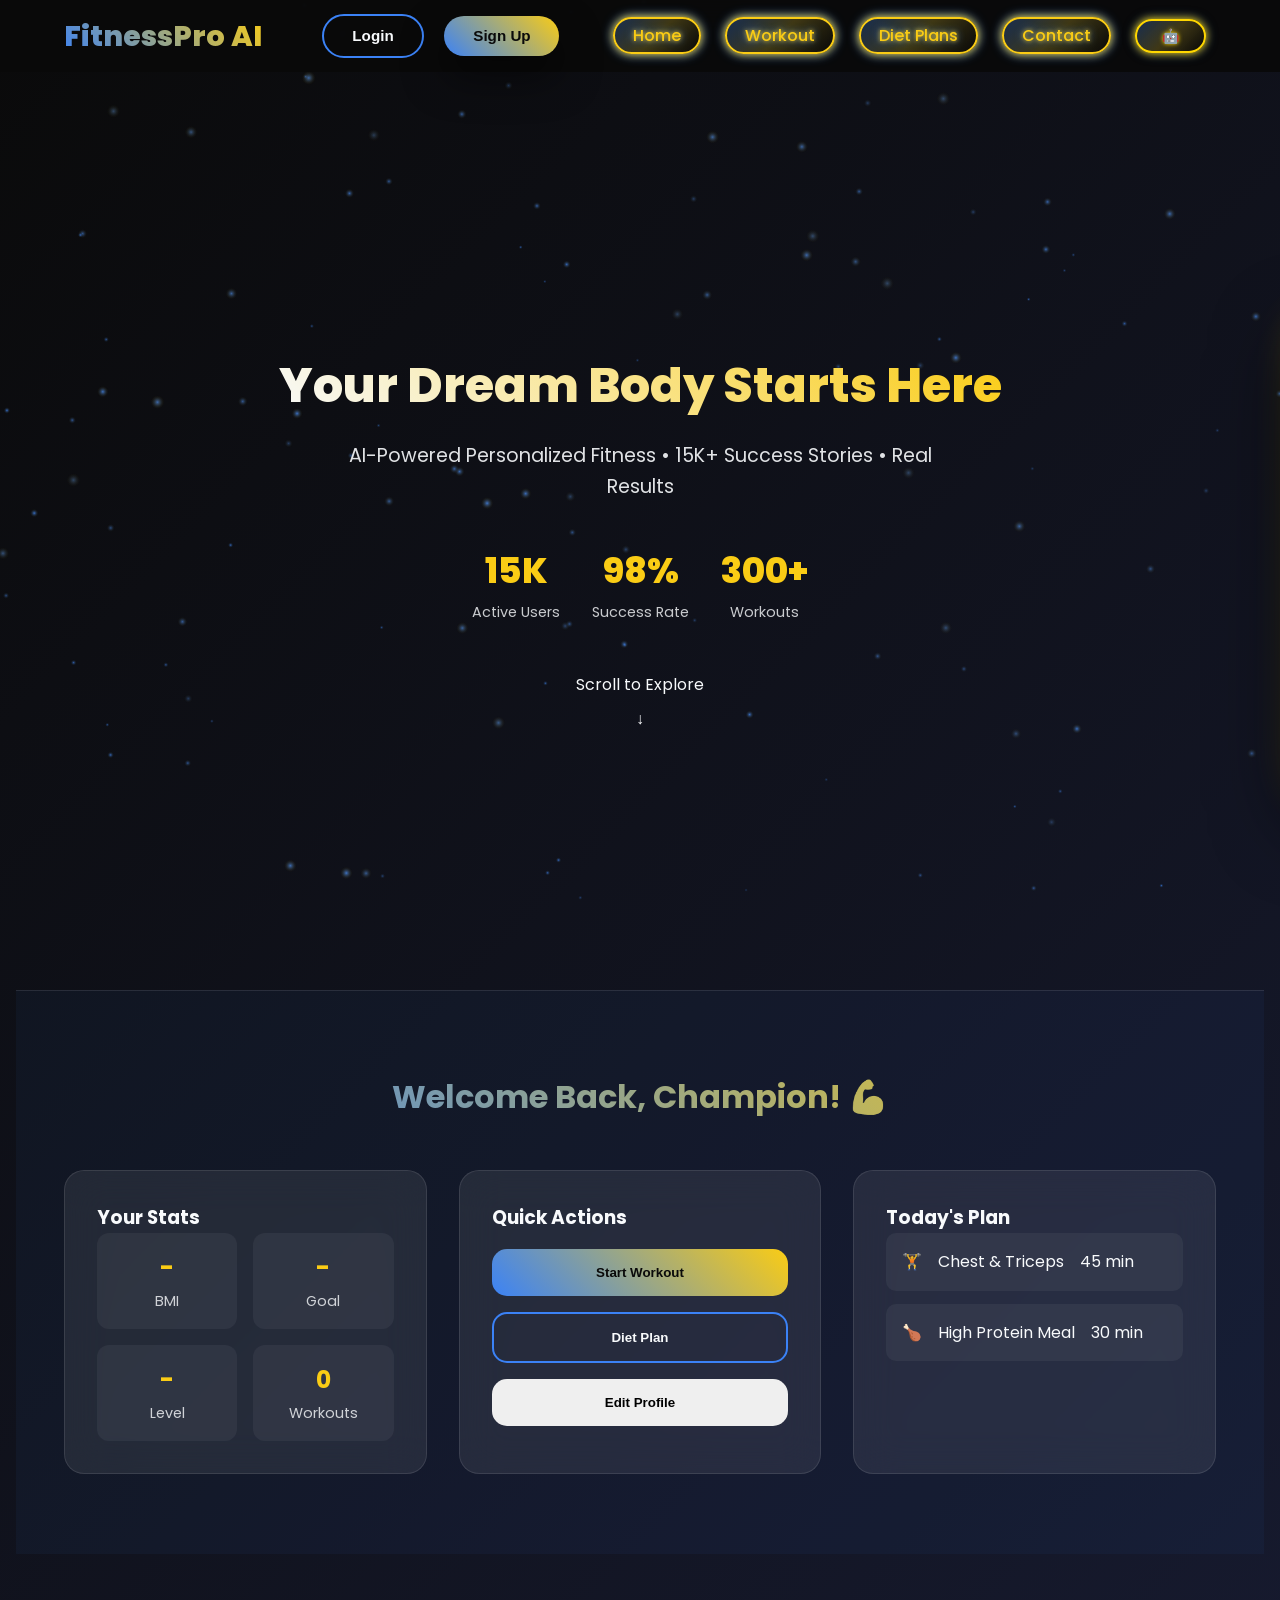
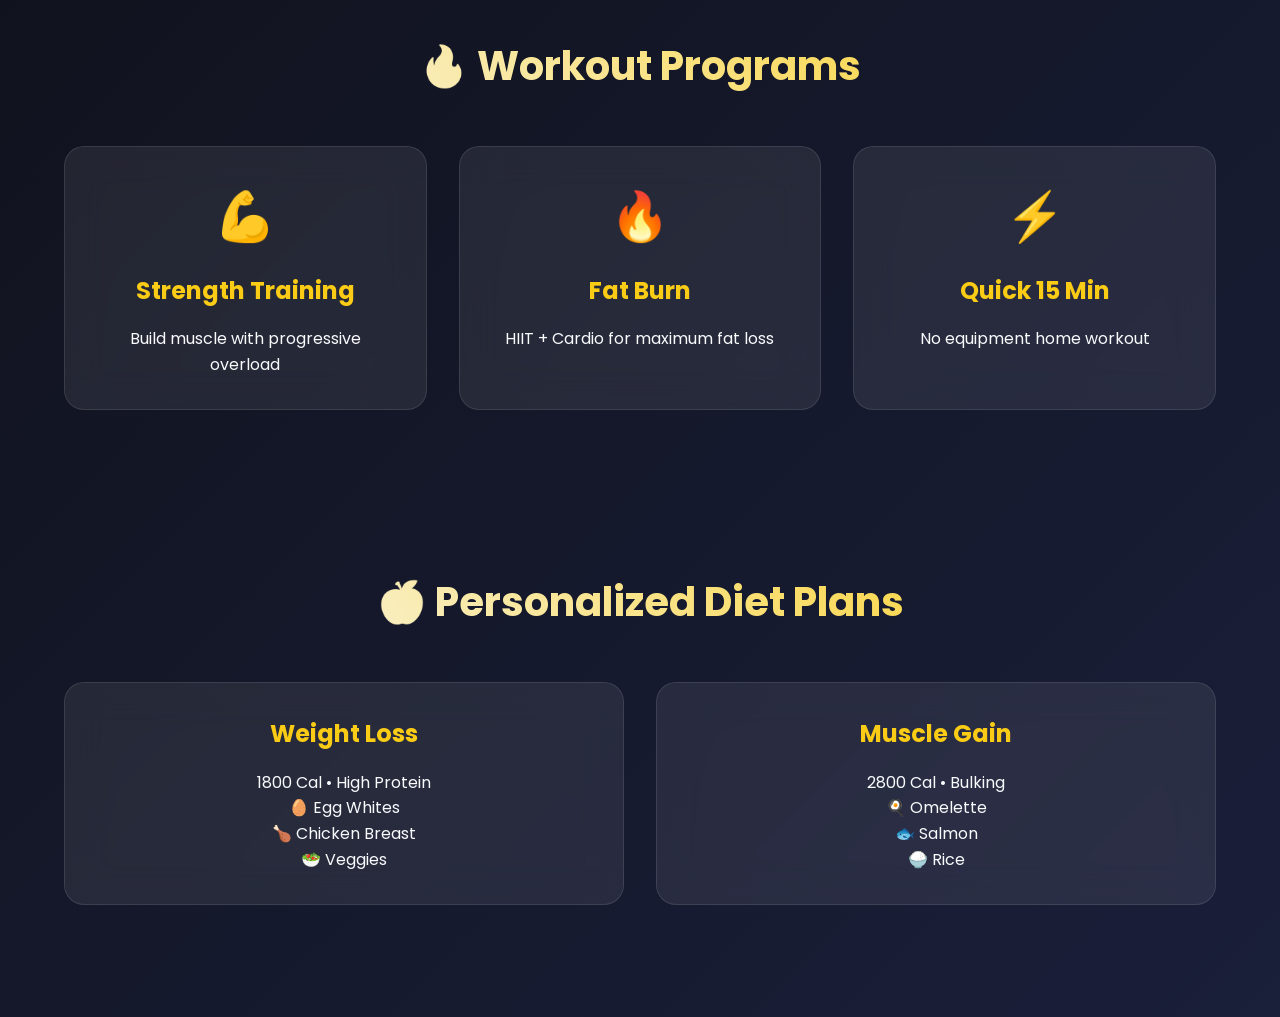
<file: index.html>
<!DOCTYPE html>
<html lang="en">
<head>
    <meta charset="UTF-8">
    <meta name="viewport" content="width=device-width, initial-scale=1.0">
    <title>FitnessPro AI - Home</title>
    <link href="https://fonts.googleapis.com/css2?family=Poppins:wght@300;400;500;600;700;800&display=swap" rel="stylesheet">
    <link rel="stylesheet" href="style.css">
    <link rel="stylesheet" href="bander.css">
</head>
<body>
    <!-- Glitter Canvas Background -->
    <canvas id="glitterCanvas"></canvas>

    <!-- Header -->
    <header class="header">
        <div class="container">
            <div class="logo" onclick="scrollToTop()">Fitness<span>Pro AI</span></div>
            <div class="header-actions" id="guestActions">
                <button class="auth-btn-header login-btn" onclick="goToLogin()">Login</button>
                <button class="auth-btn-header signup-btn" onclick="goToSignup()">Sign Up</button>
            </div>
            <nav class="header-nav">
                <a href="index.html">Home</a>
                <a href="workout.html">Workout</a>
                <a href="diet.html">Diet Plans</a>
                <a href="dashboard.html">Contact</a>
                <a id="chat-toggle" class="chat-btn" title="AI Fitness Helper">🤖</a>
            </nav>
            <div class="profile-container" id="userActions" style="display: none;">
                <div class="profile-icon" onclick="toggleProfileMenu()">U</div>
                <div class="profile-dropdown" id="profileMenu">
                    <a href="profile.html" target="_blank">✏️ Edit Profile</a>
                    <a href="#" onclick="logout()">🚪 Logout</a>
                </div>
            </div>
        </div>
    </header>

   
    <main class="home-content">
       
        <section class="hero-section" id="hero">
            <div class="hero">
                <h1>Your Dream Body <span>Starts Here</span></h1>
                <p>AI-Powered Personalized Fitness • 15K+ Success Stories • Real Results</p>
                <div class="hero-stats">
                    <div class="stat">
                        <span class="stat-number">15K</span>
                        <span class="stat-label">Active Users</span>
                    </div>
                    <div class="stat">
                        <span class="stat-number">98%</span>
                        <span class="stat-label">Success Rate</span>
                    </div>
                    <div class="stat">
                        <span class="stat-number">300+</span>
                        <span class="stat-label">Workouts</span>
                    </div>
                </div>
                <div class="scroll-down" onclick="scrollToDashboard()">
                    <span>Scroll to Explore</span>
                    <div class="scroll-arrow">↓</div>
                </div>
            </div>
        </section>

        <!-- Dashboard Section -->
        <section class="dashboard-section" id="dashboard">
            <div class="section-container">
                <h2 id="welcomeMessage">Welcome Back, Champion! 💪</h2>
                <div class="dashboard-grid">
                    <!-- User Stats Card -->
                    <div class="dashboard-card quick-stats">
                        <h3>Your Stats</h3>
                        <div class="stats-grid">
                            <div class="stat-item">
                                <span class="stat-value" id="userBMI">-</span>
                                <span class="stat-label">BMI</span>
                            </div>
                            <div class="stat-item">
                                <span class="stat-value" id="userGoal">-</span>
                                <span class="stat-label">Goal</span>
                            </div>
                            <div class="stat-item">
                                <span class="stat-value" id="userLevel">-</span>
                                <span class="stat-label">Level</span>
                            </div>
                            <div class="stat-item">
                                <span class="stat-value" id="workoutsDone">0</span>
                                <span class="stat-label">Workouts</span>
                            </div>
                        </div>
                    </div>

                    <!-- Quick Actions Card -->
                    <div class="dashboard-card quick-actions">
                        <h3>Quick Actions</h3>
                        <button class="quick-btn primary" onclick="scrollToWorkouts()">Start Workout</button>
                        <button class="quick-btn secondary" onclick="scrollToDiet()">Diet Plan</button>
                        <button class="quick-btn" onclick="window.open('profile.html', '_blank')">Edit Profile</button>
                    </div>

                    <!-- Today's Plan Card -->
                    <div class="dashboard-card today-plan">
                        <h3>Today's Plan</h3>
                        <div class="plan-content">
                            <div class="plan-item">
                                <span class="plan-icon">🏋️</span>
                                <span>Chest & Triceps</span>
                                <span class="plan-time">45 min</span>
                            </div>
                            <div class="plan-item">
                                <span class="plan-icon">🍗</span>
                                <span>High Protein Meal</span>
                                <span class="plan-time">30 min</span>
                            </div>
                        </div>
                    </div>
                </div>
            </div>
        </section>

        <!-- Workouts Section -->
        <section class="workouts-section" id="workouts">
            <div class="section-container">
                <h2>🔥 Workout Programs</h2>
                <div class="cards-grid">
                    <div class="card">
                        <div class="card-icon">💪</div>
                        <h3>Strength Training</h3>
                        <p>Build muscle with progressive overload</p>
                        <!-- <button class="card-btn" onclick="startWorkout('strength')">Start Now</button> -->
                    </div>
                    <div class="card">
                        <div class="card-icon">🔥</div>
                        <h3>Fat Burn</h3>
                        <p>HIIT + Cardio for maximum fat loss</p>
                        <!-- <button class="card-btn" onclick="startWorkout('fatburn')">Start Now</button> -->
                    </div>
                    <div class="card">
                        <div class="card-icon">⚡</div>
                        <h3>Quick 15 Min</h3>
                        <p>No equipment home workout</p>
                        <!-- <button class="card-btn" onclick="startWorkout('quick')">Start Now</button> -->
                    </div>
                </div>
            </div>
        </section>

        <!-- Diet Section -->
        <section class="diet-section" id="diet">
            <div class="section-container">
                <h2>🍎 Personalized Diet Plans</h2>
                <div class="diet-grid">
                    <div class="diet-card">
                        <h3>Weight Loss</h3>
                        <p>1800 Cal • High Protein</p>
                        <div class="diet-meals">
                            <div>🥚 Egg Whites</div>
                            <div>🍗 Chicken Breast</div>
                            <div>🥗 Veggies</div>
                        </div>
                    </div>
                    <div class="diet-card">
                        <h3>Muscle Gain</h3>
                        <p>2800 Cal • Bulking</p>
                        <div class="diet-meals">
                            <div>🍳 Omelette</div>
                            <div>🐟 Salmon</div>
                            <div>🍚 Rice</div>
                        </div>
                    </div>
                </div>
            </div>
        </section>
     

    </main>

    <div id="chat-panel" class="chat-panel">
        <div class="chat-header">
            <span>✨ Fitness AI Helper</span>
            <button id="chat-close" class="chat-close">×</button>
        </div>
        <div id="chat-msgs" class="chat-messages"></div>
        <div class="chat-input-area">
            <input type="text" id="chat-input" placeholder="Type 'morning exercise', 'cardio', 'leg workout'...">
            <button id="chat-send">➤</button>
        </div>
    </div>

    <div id="modal-bg" class="modal-bg">
        <div class="modal-box">
            <div class="modal-header">
                <h2 id="modal-title">Loading Results...</h2>
                <button id="modal-close" class="modal-close">×</button>
            </div>
            <div id="modal-body" class="modal-body"></div>
        </div>
    </div>
    <script>
    document.addEventListener("DOMContentLoaded", function () {
        const user = localStorage.getItem("currentUser");

        if (user) {
            window.location.href = "index.html";
        }
    });
</script>

    <script src="script.js"></script>
    <script src="bander.js"></script>
</body>
</html>
</file>
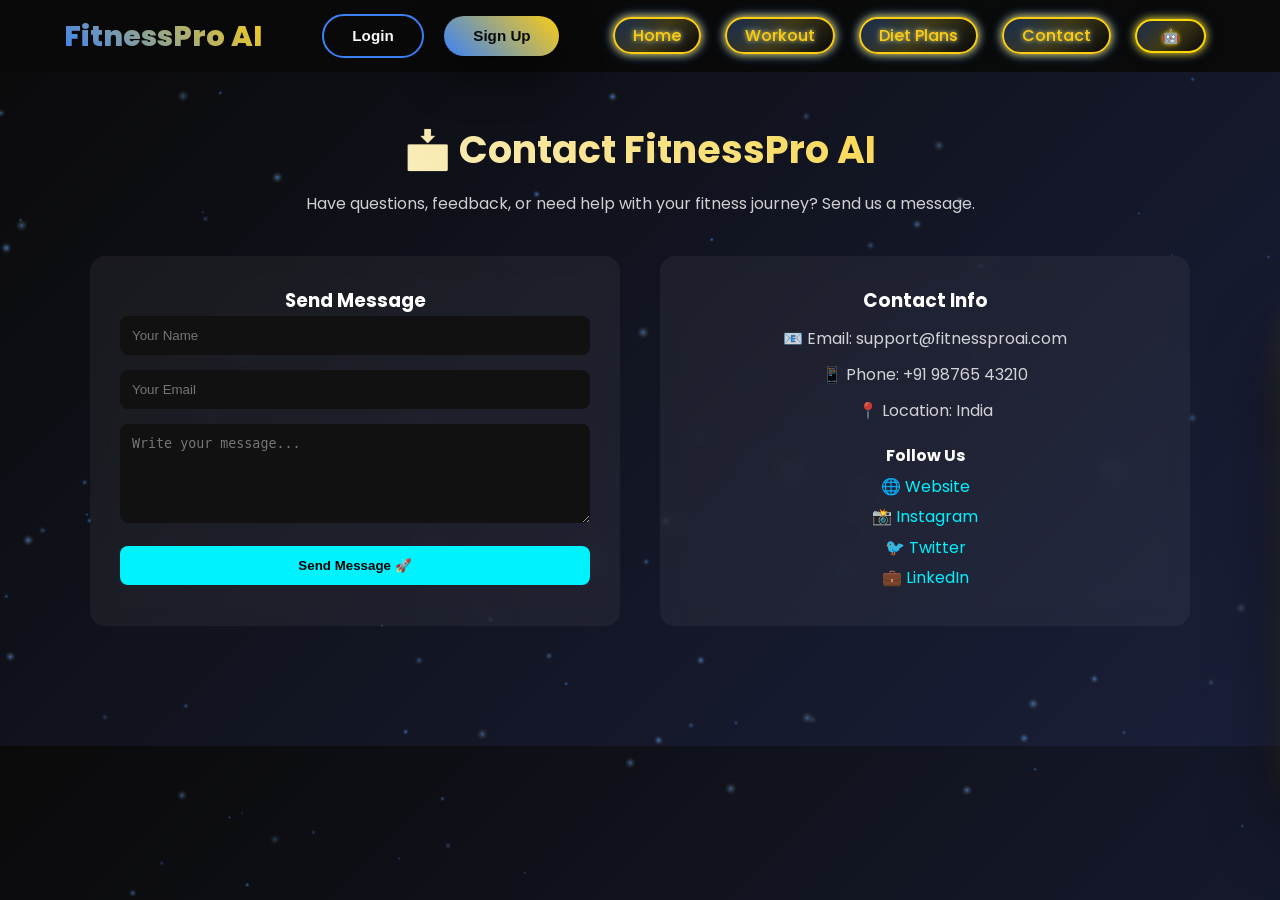
<file: dashboard.html>
<!DOCTYPE html>
<html lang="en">
<head>
    <meta charset="UTF-8">
    <meta name="viewport" content="width=device-width, initial-scale=1.0">
    <title>FitnessPro AI - Home</title>
    <link href="https://fonts.googleapis.com/css2?family=Poppins:wght@300;400;500;600;700;800&display=swap" rel="stylesheet">
    <link rel="stylesheet" href="style.css">
    <link rel="stylesheet" href="bander.css">
    <link rel="stylesheet" href="dashboard.css">
</head>
<body>
    <!-- Glitter Canvas Background -->
    <canvas id="glitterCanvas"></canvas>

    <!-- Header -->
    <header class="header">
        <div class="container">
            <div class="logo" onclick="scrollToTop()">Fitness<span>Pro AI</span></div>
            <div class="header-actions" id="guestActions">
                <button class="auth-btn-header login-btn" onclick="goToLogin()">Login</button>
                <button class="auth-btn-header signup-btn" onclick="goToSignup()">Sign Up</button>
            </div>
            <nav class="header-nav">
                <a href="index.html">Home</a>
                <a href="workout.html">Workout</a>
                <a href="diet.html">Diet Plans</a>
                <a href="dashboard.html">Contact</a>
                 <a id="chat-toggle" class="chat-btn" title="AI Fitness Helper">🤖</a>
            </nav>
            <div class="profile-container" id="userActions" style="display: none;">
                <div class="profile-icon" onclick="toggleProfileMenu()">U</div>
                <div class="profile-dropdown" id="profileMenu">
                    <a href="profile.html" target="_blank">✏️ Edit Profile</a>
                    <a href="#" onclick="logout()">🚪 Logout</a>
                </div>
            </div>
        </div>
    </header>


<section class="contact-section">

<div class="contact-container">

<h2>📩 Contact FitnessPro AI</h2>
<p>Have questions, feedback, or need help with your fitness journey? Send us a message.</p>

<div class="contact-grid">

<!-- Contact Form -->
<div class="contact-form-box">

<h3>Send Message</h3>

<form id="contactForm">

<input type="text" placeholder="Your Name" required>

<input type="email" placeholder="Your Email" required>

<textarea placeholder="Write your message..." rows="5" required></textarea>

<button type="submit">Send Message 🚀</button>

</form>

</div>

<!-- Contact Info -->
<div class="contact-info-box">

<h3>Contact Info</h3>

<p>📧 Email: support@fitnessproai.com</p>
<p>📱 Phone: +91 98765 43210</p>
<p>📍 Location: India</p>

<div class="contact-social">

<h4>Follow Us</h4>

<a href="#">🌐 Website</a>
<a href="#">📸 Instagram</a>
<a href="#">🐦 Twitter</a>
<a href="#">💼 LinkedIn</a>

</div>

</div>

</div>

</div>

</section>
    <div id="chat-panel" class="chat-panel">
        <div class="chat-header">
            <span>✨ Fitness AI Helper</span>
            <button id="chat-close" class="chat-close">×</button>
        </div>
        <div id="chat-msgs" class="chat-messages"></div>
        <div class="chat-input-area">
            <input type="text" id="chat-input" placeholder="Type 'morning exercise', 'cardio', 'leg workout'...">
            <button id="chat-send">➤</button>
        </div>
    </div>

    <div id="modal-bg" class="modal-bg">
        <div class="modal-box">
            <div class="modal-header">
                <h2 id="modal-title">Loading Results...</h2>
                <button id="modal-close" class="modal-close">×</button>
            </div>
            <div id="modal-body" class="modal-body"></div>
        </div>
    </div>

    <script src="script.js"></script>
    <script src="dashboard.js"></script>
    <script src="bander.js"></script>
</body>
</html>
</file>
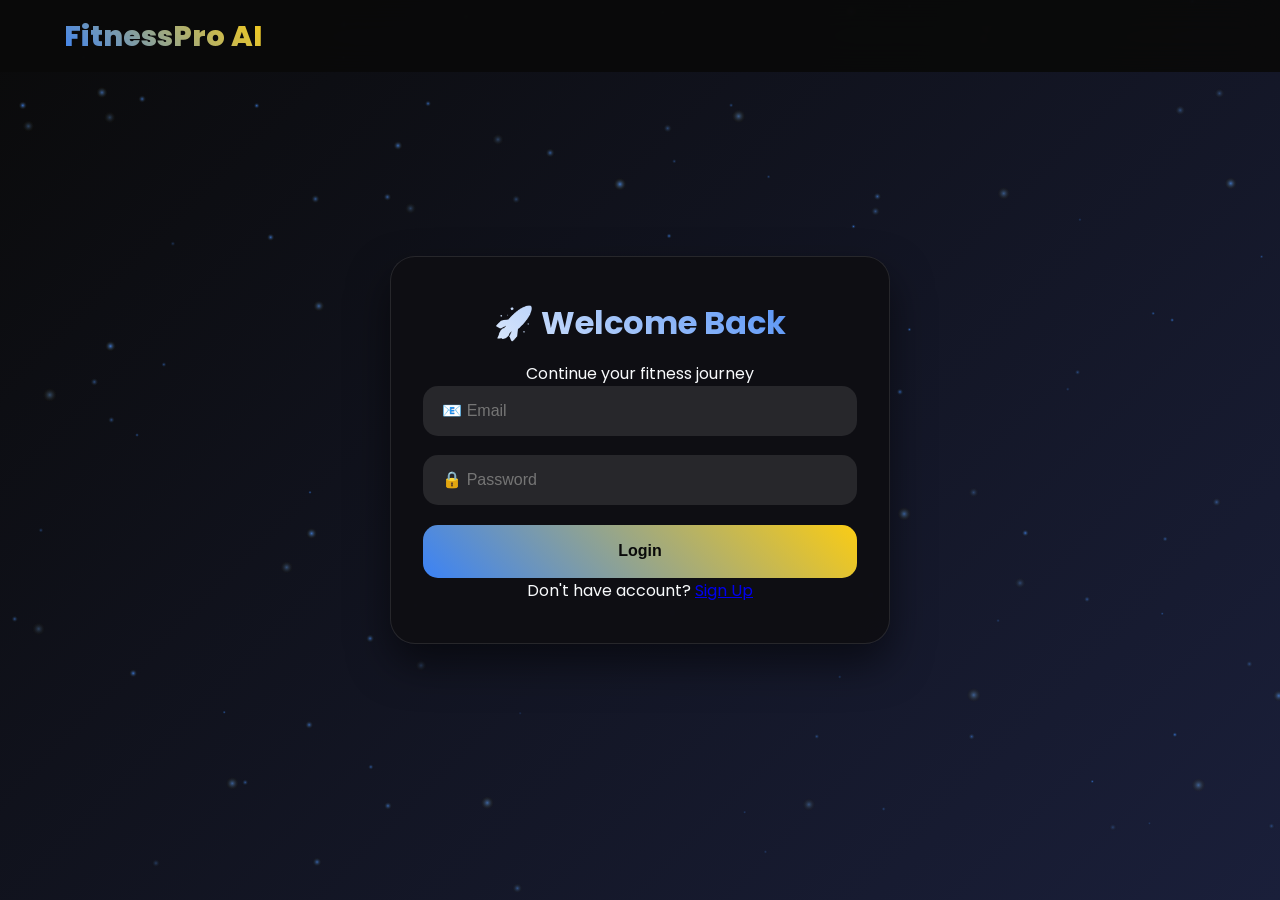
<file: login.html>
<!DOCTYPE html>
<html lang="hi">
<head>
    <meta charset="UTF-8">
    <meta name="viewport" content="width=device-width, initial-scale=1.0">
    <title>Login - FitnessPro AI</title>
    <link href="https://fonts.googleapis.com/css2?family=Poppins:wght@300;400;500;600;700;800&display=swap" rel="stylesheet">
    <link rel="stylesheet" href="style.css">
</head>
<body>
    <canvas id="glitterCanvas"></canvas>
    
    <header class="header">
        <div class="container">
            <div class="logo" onclick="window.location.href='index.html'">Fitness<span>Pro AI</span></div>
        </div>
    </header>

    <div class="auth-container">
        <div class="auth-card">
            <h1>🚀 Welcome Back</h1>
            <p>Continue your fitness journey</p>
            
            <form id="loginForm" onsubmit="handleLogin(event)">
                <input type="email" id="loginEmail" placeholder="📧 Email" required>
                <input type="password" id="loginPassword" placeholder="🔒 Password" required>
                <button type="submit" class="auth-btn">Login</button>
            </form>
            
            <div class="auth-switch">
                <span>Don't have account?</span>
                <a href="signup.html">Sign Up</a>
            </div>
        </div>
    </div>

    <script src="script.js"></script>
</body>
</html>
</file>
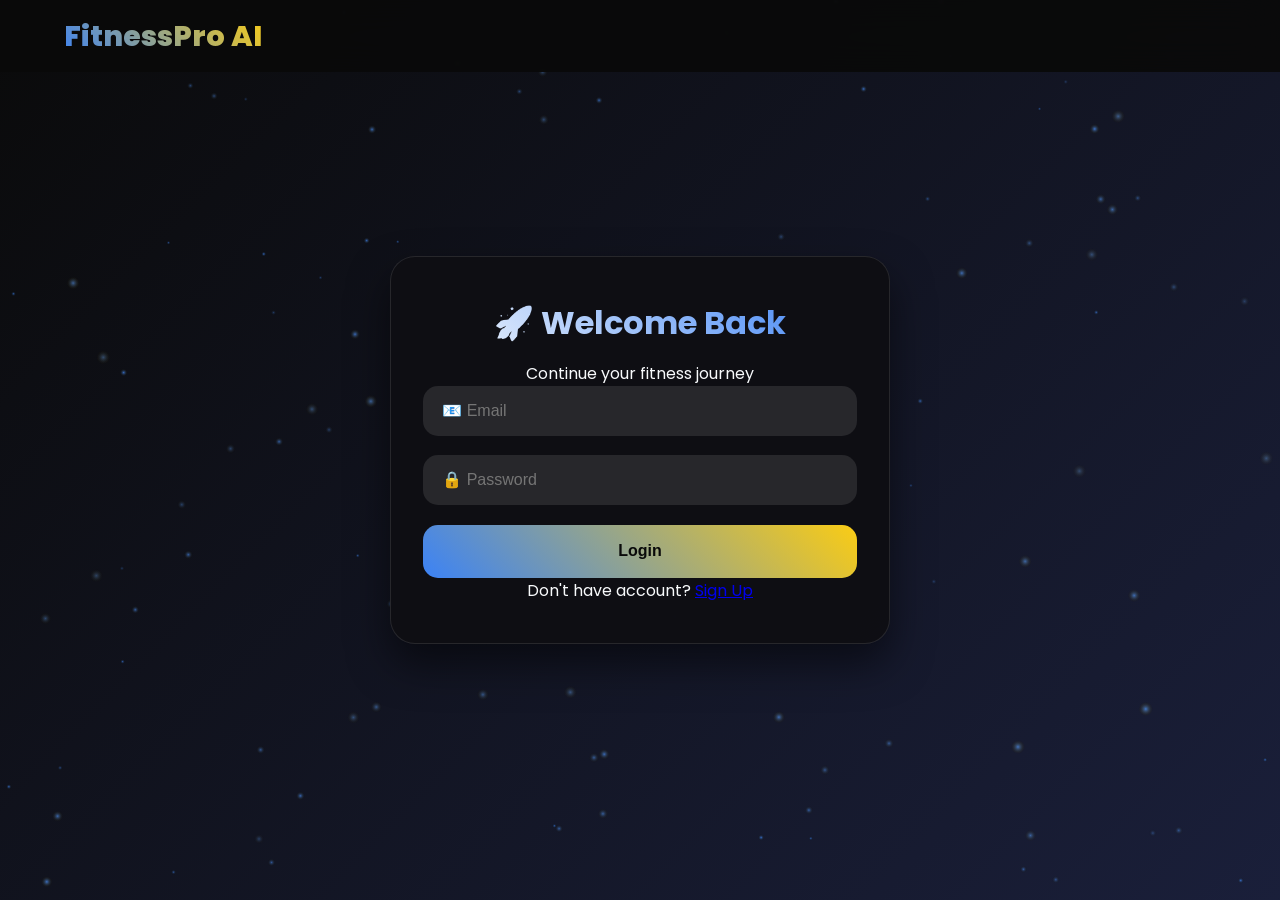
<file: profile.html>
<!DOCTYPE html>
<html lang="hi">
<head>
    <meta charset="UTF-8">
    <meta name="viewport" content="width=device-width, initial-scale=1.0">
    <title>Profile - FitnessPro AI</title>
    <link href="https://fonts.googleapis.com/css2?family=Poppins:wght@300;400;500;600;700;800&display=swap" rel="stylesheet">
    <link rel="stylesheet" href="style.css">
</head>
<body>
    <canvas id="glitterCanvas"></canvas>
    
    <header class="header">
        <div class="container">
            <div class="logo" onclick="window.location.href='index.html'">Fitness<span>Pro AI</span></div>
            <div class="profile-container">
                <div class="profile-icon" onclick="toggleProfileMenu()">U</div>
                <div class="profile-dropdown" id="profileMenu">
                    <a href="profile.html">✏️ Edit Profile</a>
                    <a href="#">⚙️ Settings</a>
                    <a href="#" onclick="logout()">🚪 Logout</a>
                </div>
            </div>
        </div>
    </header>

    <main class="profile-content">
        <div class="profile-card">
            <div class="profile-header">
                <div class="profile-avatar" id="profileAvatar" onclick="document.getElementById('photoInput').click()">
                    <i class="camera-icon">📸</i>
                </div>
                <input type="file" id="photoInput" accept="image/*" style="display: none;">
                <h1 id="profileName">Your Name</h1>
                <p id="profileEmail">email@example.com</p>
                <div class="profile-stats">
                    <span>📏 BMI: <strong id="profileBMI">0.0</strong></span>
                    <span>🎯 Goal: <strong id="profileGoal">-</strong></span>
                </div>
            </div>

            <form id="profileForm">
                <div class="profile-grid compact-grid">
                    <div class="form-group">
                        <label>Age</label>
                        <input type="number" id="age" min="16" max="80">
                    </div>
                    <div class="form-group">
                        <label>Weight</label>
                        <input type="number" id="weight" step="0.1">
                    </div>
                    <div class="form-group">
                        <label>Height</label>
                        <input type="number" id="height">
                    </div>
                    <div class="form-group">
                        <label>Gender</label>
                        <select id="gender">
                            <option value="male">Male ♂️</option>
                            <option value="female">Female ♀️</option>
                        </select>
                    </div>
                    <div class="form-group">
                        <label>Goal</label>
                        <select id="goal">
                            <option value="loss">Weight Loss 🔥</option>
                            <option value="gain">Muscle Gain 💪</option>
                            <option value="maintain">Maintain ⚖️</option>
                        </select>
                    </div>
                    <div class="form-group">
                        <label>Level</label>
                        <select id="level">
                            <option value="beginner">Beginner 🥚</option>
                            <option value="intermediate">Intermediate 🥩</option>
                            <option value="advanced">Advanced 🥇</option>
                        </select>
                    </div>
                </div>
                <div class="profile-actions">
                    <button type="submit" class="btn-primary compact-btn">💾 Save</button>
                     <a href="#" onclick="logout()" class="btn-primary compact-btn">🚪 Logout</a>
                    <button type="button" class="btn-secondary compact-btn" onclick="window.location.href='index.html'">← Home</button>
                </div>
            </form>
        </div>
    </main>

    <script src="script.js"></script>
</body>
</html>
</file>
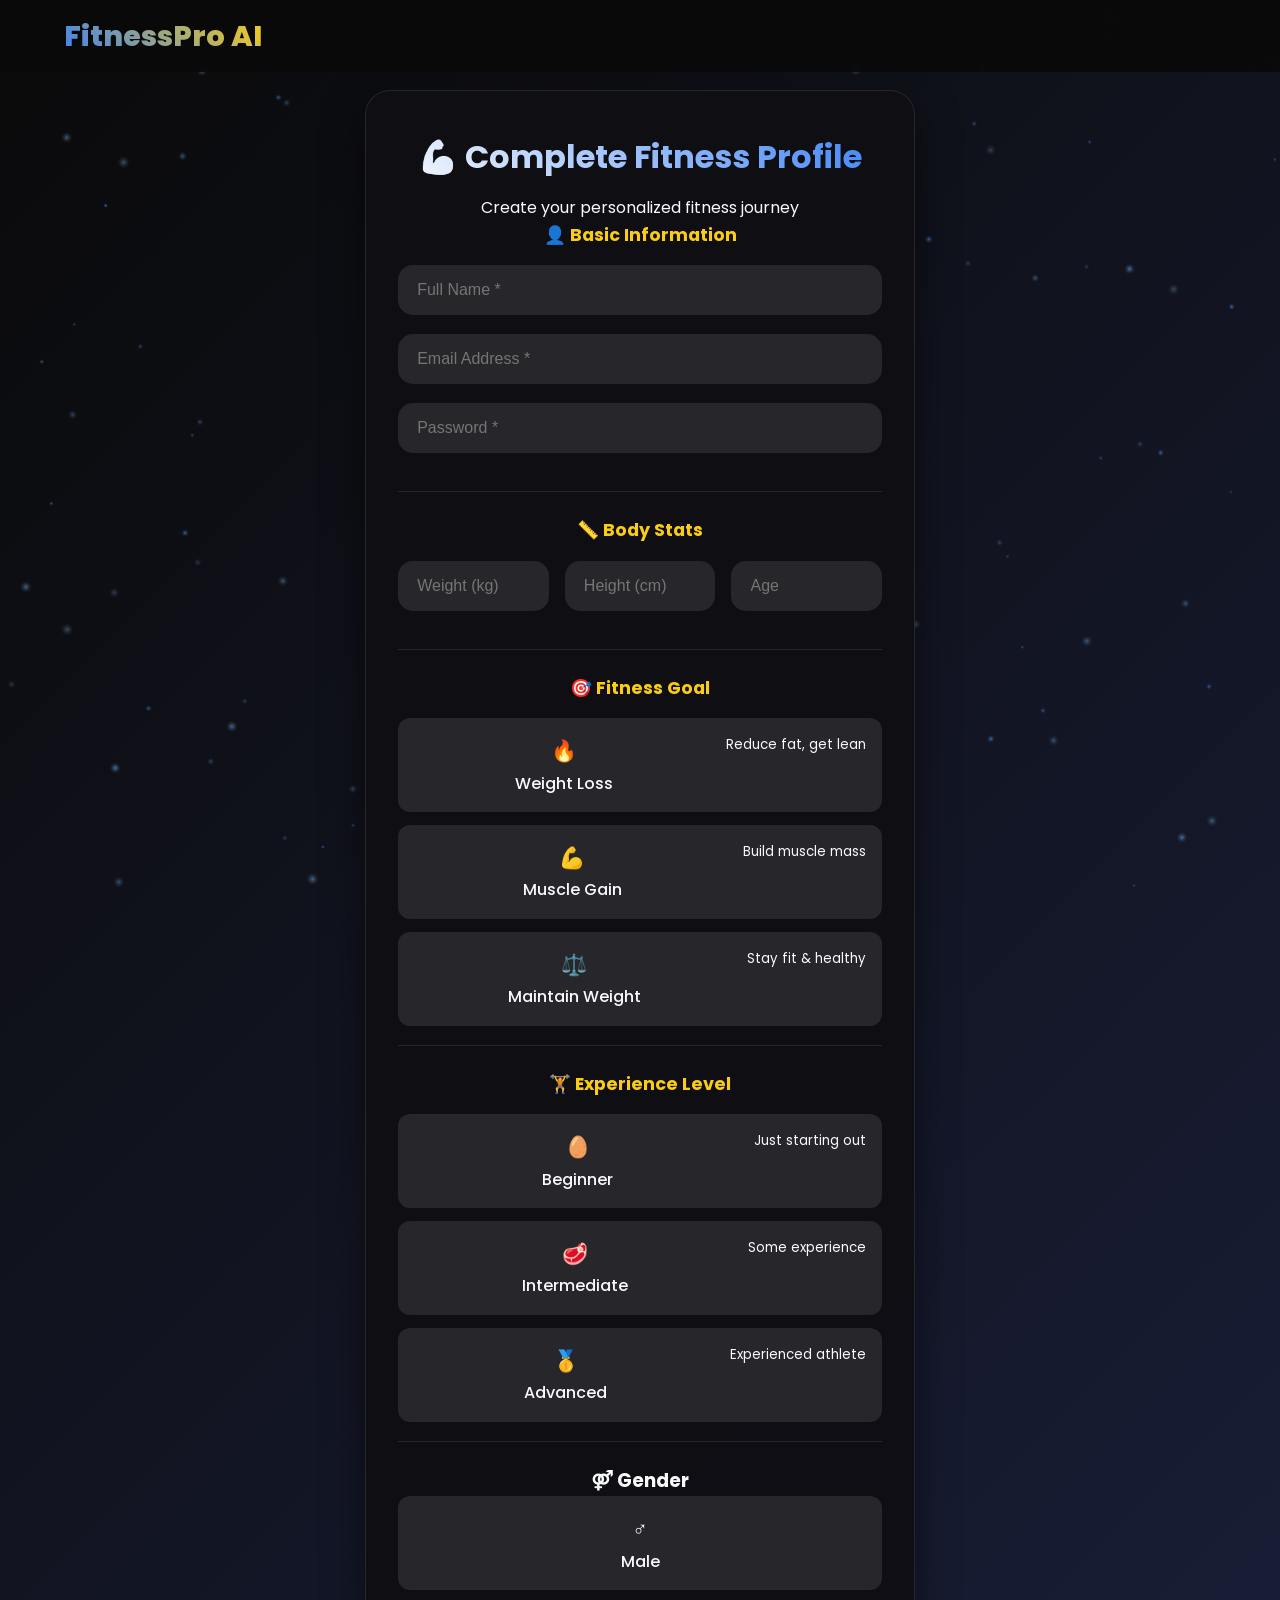
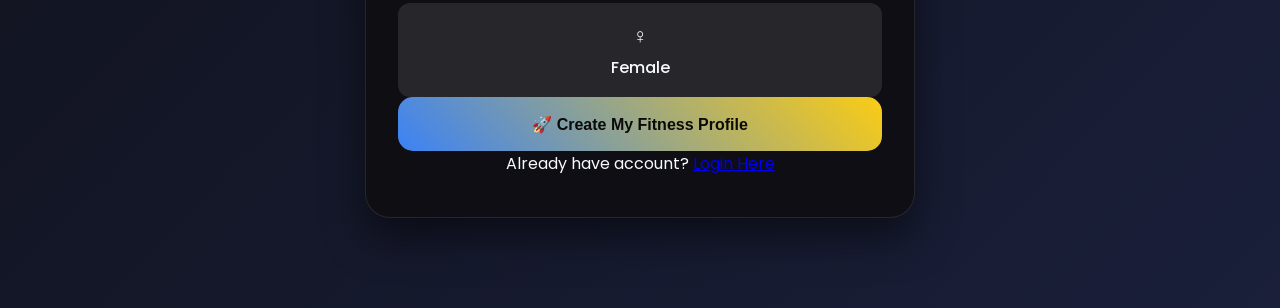
<file: signup.html>
<!DOCTYPE html>
<html lang="hi">
<head>
    <meta charset="UTF-8">
    <meta name="viewport" content="width=device-width, initial-scale=1.0">
    <title>Sign Up - FitnessPro AI</title>
    <link href="https://fonts.googleapis.com/css2?family=Poppins:wght@300;400;500;600;700;800&display=swap" rel="stylesheet">
    <link rel="stylesheet" href="style.css">
</head>
<body>
    <canvas id="glitterCanvas"></canvas>
    
    <header class="header">
        <div class="container">
            <div class="logo" onclick="window.location.href='index.html'">Fitness<span>Pro AI</span></div>
        </div>
    </header>

    <div class="auth-container">
        <div class="auth-card signup-card">
            <h1>💪 Complete Fitness Profile</h1>
            <p>Create your personalized fitness journey</p>
            
            <form id="signupForm" onsubmit="handleSignup(event)" novalidate>
                <!-- Basic Info -->
                <div class="form-section">
                    <h3>👤 Basic Information</h3>
                    <input type="text" id="signupName" placeholder="Full Name *" required>
                    <input type="email" id="signupEmail" placeholder="Email Address *" required>
                    <input type="password" id="signupPassword" placeholder="Password *" required>
                </div>

                <!-- Fitness Details -->
                <div class="form-section">
                    <h3>📏 Body Stats</h3>
                    <div class="input-grid">
                        <input type="number" id="weight" placeholder="Weight (kg)" step="0.1" required>
                        <input type="number" id="height" placeholder="Height (cm)" required>
                        <input type="number" id="age" placeholder="Age" min="16" max="80" required>
                    </div>
                </div>

                <!-- Fitness Goal -->
                <div class="form-section">
                    <h3>🎯 Fitness Goal</h3>
                    <div class="radio-group">
                        <label class="radio-option">
                            <input type="radio" name="goal" value="loss" required>
                            <span class="radio-custom">
                                <span class="radio-icon">🔥</span>
                                Weight Loss
                            </span>
                            <small>Reduce fat, get lean</small>
                        </label>
                        <label class="radio-option">
                            <input type="radio" name="goal" value="gain">
                            <span class="radio-custom">
                                <span class="radio-icon">💪</span>
                                Muscle Gain
                            </span>
                            <small>Build muscle mass</small>
                        </label>
                        <label class="radio-option">
                            <input type="radio" name="goal" value="maintain">
                            <span class="radio-custom">
                                <span class="radio-icon">⚖️</span>
                                Maintain Weight
                            </span>
                            <small>Stay fit & healthy</small>
                        </label>
                    </div>
                </div>

                <!-- Experience Level -->
                <div class="form-section">
                    <h3>🏋️ Experience Level</h3>
                    <div class="radio-group">
                        <label class="radio-option">
                            <input type="radio" name="level" value="beginner" required>
                            <span class="radio-custom">
                                <span class="radio-icon">🥚</span>
                                Beginner
                            </span>
                            <small>Just starting out</small>
                        </label>
                        <label class="radio-option">
                            <input type="radio" name="level" value="intermediate">
                            <span class="radio-custom">
                                <span class="radio-icon">🥩</span>
                                Intermediate
                            </span>
                            <small>Some experience</small>
                        </label>
                        <label class="radio-option">
                            <input type="radio" name="level" value="advanced">
                            <span class="radio-custom">
                                <span class="radio-icon">🥇</span>
                                Advanced
                            </span>
                            <small>Experienced athlete</small>
                        </label>
                    </div>
                </div>

                <div class="gender-section">
                    <h3>⚤ Gender</h3>
                    <div class="radio-group">
                        <label class="radio-option">
                            <input type="radio" name="gender" value="male" required>
                            <span class="radio-custom">
                                <span class="radio-icon">♂️</span>
                                Male
                            </span>
                        </label>
                        <label class="radio-option">
                            <input type="radio" name="gender" value="female">
                            <span class="radio-custom">
                                <span class="radio-icon">♀️</span>
                                Female
                            </span>
                        </label>
                    </div>
                </div>

                <button type="submit" class="auth-btn large-btn">🚀 Create My Fitness Profile</button>
            </form>
            
            <div class="auth-switch">
                <span>Already have account?</span>
                <a href="login.html">Login Here</a>
            </div>
        </div>
    </div>

    <script src="script.js"></script>
</body>
</html>
</file>
<file: style.css>
* {
    margin: 0;
    padding: 0;
    box-sizing: border-box;
}

:root {
    --black: #0a0a0a;
    --dark-blue: #1a1f3a;
    --blue-accent: #3b82f6;
    --gold: #facc15;
    --white: #f8fafc;
    --glass: rgba(255,255,255,0.1);
    --shadow: 0 20px 40px rgba(0,0,0,0.5);
    --glow: 0 0 20px rgba(59,130,246,0.6);
}

body {
    font-family: 'Poppins', sans-serif;
    background: linear-gradient(135deg, var(--black), var(--dark-blue));
    color: var(--white);
    overflow-x: hidden;
    line-height: 1.6;
    /* padding-top: 100px; */
}

/* Canvas Background */
#glitterCanvas {
    position: fixed;
    top: 0;
    left: 0;
    width: 100%;
    height: 100%;
    z-index: -1;
}


/* Header */
.header {
    position: fixed;
    top: 0;
    width: 100%;
    background: rgba(10,10,10,0.95);
    backdrop-filter: blur(20px);
    z-index: 1000;
    padding: 0.8rem 0;
}
.header a {
    color: var(--gold);
    margin: 0 10px;
    text-decoration: none;
    font-weight: 500;
    transition: all 0.3s ease;
    position: relative;
    border-radius: 30px;
    padding: 5px 18px;
    background: linear-gradient(135deg, rgba(59,130,246,0.3), rgba(224,194,53,0.25), rgba(10,10,10,0.3));
    border: 2px solid var(--gold);
    box-shadow: 0 0 8px var(--gold), 0 0 12px var(--blue-accent);
    text-shadow: 0 0 4px var(--gold), 0 0 8px var(--blue-accent);
}

.header a:hover {
    background: linear-gradient(135deg, rgba(59,130,246,0.45), rgba(224,194,53,0.4), rgba(0,0,0,0.45));
    border-color: var(--white);
    color: var(--white);
    box-shadow: 0 0 12px var(--white), 0 0 20px var(--gold), 0 0 28px var(--blue-accent);
}
.container {
    max-width: 1200px;
    margin: 0 auto;
    padding: 0 1.5rem;
    display: flex;
    justify-content: space-between;
    align-items: center;
}

.logo {
    background: linear-gradient(45deg, var(--blue-accent), var(--gold));
    -webkit-background-clip: text;
    -webkit-text-fill-color: transparent;
    font-size: 1.8rem;
    font-weight: 800;
    cursor: pointer;
    transition: all 0.3s;
}

.logo:hover {
    text-shadow: 0 0 20px var(--gold);
}

/* Header Auth Buttons */
.auth-btn-header {
    padding: 0.7rem 1.8rem;
    border: none;
    border-radius: 25px;
    font-weight: 600;
    cursor: pointer;
    transition: all 0.3s;
    font-size: 0.95rem;
    margin-left: 1rem;
}

.login-btn {
    background: transparent;
    color: var(--white);
    border: 2px solid var(--blue-accent);
}

.login-btn:hover {
    background: var(--blue-accent);
    transform: translateY(-2px);
    box-shadow: var(--glow);
}

.signup-btn {
    background: linear-gradient(45deg, var(--blue-accent), var(--gold));
    color: var(--black);
    box-shadow: var(--shadow);
}

.signup-btn:hover {
    transform: translateY(-3px);
    box-shadow: var(--glow);
}

/* Profile Menu */
.profile-container {
    position: relative;
}

.profile-icon {
    width: 45px;
    height: 45px;
    border-radius: 50%;
    background: linear-gradient(135deg, var(--blue-accent), var(--gold));
    display: flex;
    align-items: center;
    justify-content: center;
    font-weight: 700;
    font-size: 1.1rem;
    cursor: pointer;
    box-shadow: var(--shadow);
    transition: all 0.3s;
}

.profile-icon:hover {
    transform: scale(1.1);
    box-shadow: var(--glow);
}

.profile-dropdown {
    position: absolute;
    top: 55px;
    right: 0;
    background: rgba(10,10,10,0.98);
    backdrop-filter: blur(20px);
    border-radius: 10px;
    min-width: 180px;
    box-shadow: var(--shadow);
    display: none;
    border: 1px solid var(--glass);
}

.profile-dropdown.show {
    display: block;
}

.profile-dropdown a {
    display: block;
    padding: 5px 12px;
    margin-top: 10px;
    color: var(--white);
    text-decoration: none;
    border-bottom: 1px solid var(--glass);
    transition: all 0.3s;
}

.profile-dropdown a:hover {
    background: var(--blue-accent);
    padding-left: 1.5rem;
}

/* Home Hero Section */
.home-content {
    padding: 90px 1rem 2rem;
}

.hero-section {
    min-height: 100vh;
    display: flex;
    align-items: center;
    justify-content: center;
    text-align: center;
    padding: 2rem 1rem;
}

.hero h1 {
    font-size: 3rem;
    font-weight: 800;
    background: linear-gradient(45deg, var(--white), var(--gold));
    -webkit-background-clip: text;
    -webkit-text-fill-color: transparent;
    margin-bottom: 1rem;
}

.hero p {
    font-size: 1.2rem;
    margin-bottom: 2.5rem;
    opacity: 0.9;
    max-width: 600px;
    margin-left: auto;
    margin-right: auto;
}

.hero-stats {
    display: flex;
    justify-content: center;
    gap: 2rem;
    margin-bottom: 3rem;
    flex-wrap: wrap;
}

.stat {
    text-align: center;
}

.stat-number {
    display: block;
    font-size: 2.2rem;
    font-weight: 800;
    color: var(--gold);
}

.stat-label {
    font-size: 0.9rem;
    opacity: 0.8;
}

.hero-buttons {
    display: flex;
    gap: 1.5rem;
    justify-content: center;
    flex-wrap: wrap;
}

.cta-btn {
    padding: 1rem 2.5rem;
    border: none;
    border-radius: 30px;
    font-weight: 600;
    font-size: 1rem;
    cursor: pointer;
    transition: all 0.3s;
    box-shadow: var(--shadow);
}

.cta-btn.primary {
    background: linear-gradient(45deg, var(--blue-accent), var(--gold));
    color: var(--black);
}

.cta-btn.secondary {
    background: transparent;
    color: var(--white);
    border: 2px solid var(--blue-accent);
}

.cta-btn:hover {
    transform: translateY(-3px);
    box-shadow: var(--glow);
}

/* Scroll Down */
.scroll-down {
    margin-top: 3rem;
    cursor: pointer;
    display: flex;
    flex-direction: column;
    align-items: center;
    gap: 0.5rem;
    animation: bounce 2s infinite;
}

@keyframes bounce {
    0%, 20%, 50%, 80%, 100% { transform: translateY(0); }
    40% { transform: translateY(-10px); }
    60% { transform: translateY(-5px); }
}

/* Dashboard Section */
.dashboard-section {
    background: rgba(59,130,246,0.05);
    padding: 80px 0;
    border-top: 1px solid var(--glass);
}

#welcomeMessage {
    font-size: 2rem;
    text-align: center;
    margin-bottom: 3rem;
    background: linear-gradient(45deg, var(--blue-accent), var(--gold));
    -webkit-background-clip: text;
    -webkit-text-fill-color: transparent;
}

.section-container {
    max-width: 1200px;
    margin: 0 auto;
    padding: 0 1.5rem;
}

.dashboard-grid {
    display: grid;
    grid-template-columns: repeat(auto-fit, minmax(300px, 1fr));
    gap: 2rem;
}

.dashboard-card {
    background: rgba(255,255,255,0.08);
    backdrop-filter: blur(20px);
    padding: 2rem;
    border-radius: 20px;
    border: 1px solid var(--glass);
    transition: all 0.3s;
}

.dashboard-card:hover {
    transform: translateY(-8px);
    box-shadow: var(--glow);
}

.stats-grid {
    display: grid;
    grid-template-columns: repeat(2, 1fr);
    gap: 1rem;
}

.stat-item {
    text-align: center;
    padding: 1rem;
    background: rgba(255,255,255,0.05);
    border-radius: 12px;
}

.stat-value {
    display: block;
    font-size: 1.5rem;
    font-weight: 700;
    color: var(--gold);
}

.quick-btn {
    width: 100%;
    padding: 1rem;
    margin-top: 1rem;
    border: none;
    border-radius: 15px;
    font-weight: 600;
    cursor: pointer;
    transition: all 0.3s;
}

.quick-btn.primary {
    background: linear-gradient(45deg, var(--blue-accent), var(--gold));
    color: var(--black);
}

.quick-btn.secondary {
    background: transparent;
    color: var(--white);
    border: 2px solid var(--blue-accent);
}

.plan-item {
    display: flex;
    align-items: center;
    gap: 1rem;
    padding: 1rem;
    background: rgba(255,255,255,0.05);
    margin-bottom: 0.8rem;
    border-radius: 10px;
}

/* Workouts & Diet */
.workouts-section,
.diet-section {
    padding: 80px 0;
}

h2 {
    font-size: 2.5rem;
    text-align: center;
    margin-bottom: 3rem;
    background: linear-gradient(45deg, var(--white), var(--gold));
    -webkit-background-clip: text;
    -webkit-text-fill-color: transparent;
}

.cards-grid,
.diet-grid {
    display: grid;
    grid-template-columns: repeat(auto-fit, minmax(320px, 1fr));
    gap: 2rem;
}

.card,
.diet-card {
    background: rgba(255,255,255,0.08);
    backdrop-filter: blur(20px);
    padding: 2rem;
    border-radius: 20px;
    text-align: center;
    border: 1px solid var(--glass);
    transition: all 0.3s;
}

.card:hover,
.diet-card:hover {
    transform: translateY(-10px);
    box-shadow: var(--glow);
}

.card-icon {
    font-size: 3rem;
    margin-bottom: 1rem;
}

.card h3,
.diet-card h3 {
    font-size: 1.5rem;
    margin-bottom: 1rem;
    color: var(--gold);
}

.card-btn {
    width: 100%;
    padding: 1rem;
    margin-top: 1rem;
    border: none;
    border-radius: 15px;
    background: linear-gradient(45deg, var(--blue-accent), var(--gold));
    color: var(--black);
    font-weight: 600;
    cursor: pointer;
}

/* Auth Pages */
.auth-container {
    min-height: 100vh;
    display: flex;
    align-items: center;
    justify-content: center;
    padding: 90px 1rem;
}

.auth-card,
.signup-card {
    background: rgba(15,15,20,0.98);
    backdrop-filter: blur(25px);
    padding: 2.5rem 2rem;
    border-radius: 25px;
    box-shadow: var(--shadow);
    max-width: 500px;
    width: 100%;
    text-align: center;
    border: 1px solid var(--glass);
}

.signup-card {
    max-width: 550px;
}

.auth-card h1 {
    font-size: 2rem;
    margin-bottom: 0.8rem;
    background: linear-gradient(45deg, var(--white), var(--blue-accent));
    -webkit-background-clip: text;
    -webkit-text-fill-color: transparent;
}

.auth-card input {
    width: 100%;
    padding: 1rem 1.2rem;
    margin-bottom: 1.2rem;
    border: none;
    border-radius: 15px;
    background: var(--glass);
    color: var(--white);
    font-size: 1rem;
}

.auth-card input:focus {
    outline: none;
    box-shadow: var(--glow);
    background: rgba(255,255,255,0.15);
}

.auth-btn {
    width: 100%;
    padding: 1.1rem;
    background: linear-gradient(45deg, var(--blue-accent), var(--gold));
    border: none;
    border-radius: 15px;
    color: var(--black);
    font-weight: 700;
    font-size: 1rem;
    cursor: pointer;
}

.auth-btn:hover {
    transform: translateY(-2px);
    box-shadow: var(--glow);
}

/* Signup Form */
.form-section {
    margin-bottom: 1.5rem;
    padding-bottom: 1.2rem;
    border-bottom: 1px solid var(--glass);
}

.form-section h3 {
    font-size: 1.1rem;
    margin-bottom: 1rem;
    color: var(--gold);
}

.input-grid {
    display: grid;
    grid-template-columns: repeat(auto-fit, minmax(130px, 1fr));
    gap: 1rem;
}

.radio-group {
    display: flex;
    flex-direction: column;
    gap: 0.8rem;
}

.radio-option {
    display: flex;
    align-items: flex-start;
    gap: 0.8rem;
    cursor: pointer;
    padding: 1rem;
    border-radius: 12px;
    background: var(--glass);
    transition: all 0.3s;
}

.radio-option:hover {
    background: rgba(59,130,246,0.2);
}

.radio-option input[type="radio"] {
    display: none;
}

.radio-option input[type="radio"]:checked + .radio-custom {
    background: linear-gradient(135deg, var(--blue-accent), var(--gold));
    color: var(--black);
    padding: 1rem 1.2rem;
    border-radius: 10px;
}

.radio-custom {
    flex: 1;
    font-weight: 500;
}

.radio-icon {
    font-size: 1.3rem;
    margin-bottom: 0.2rem;
    display: block;
}

/* Profile Page */
.profile-content {
    min-height: 100vh;
    padding: 90px 1rem 1rem;
    display: flex;
    align-items: center;
    justify-content: center;
}

.profile-card {
    background: rgba(15,15,20,0.98);
    backdrop-filter: blur(25px);
    padding: 2.5rem 2rem;
    border-radius: 25px;
    box-shadow: var(--shadow);
    max-width: 600px;
    width: 100%;
}

.profile-header {
    text-align: center;
    margin-bottom: 2rem;
}

.profile-avatar {
    width: 110px;
    height: 110px;
    border-radius: 50%;
    background: linear-gradient(135deg, var(--blue-accent), var(--gold));
    margin: 0 auto 1rem;
    display: flex;
    align-items: center;
    justify-content: center;
    cursor: pointer;
    box-shadow: var(--shadow);
    border: 4px solid rgba(255,255,255,0.2);
    font-size: 2.5rem;
    transition: all 0.3s;
}

.profile-avatar:hover {
    transform: scale(1.05);
    box-shadow: var(--glow);
}

.profile-stats {
    display: flex;
    gap: 1.5rem;
    justify-content: center;
    margin-top: 0.5rem;
    font-size: 0.9rem;
    opacity: 0.9;
}

.profile-grid {
    display: grid;
    grid-template-columns: repeat(auto-fit, minmax(180px, 1fr));
    gap: 1rem;
    margin-bottom: 2rem;
}

.form-group {
    background: var(--glass);
    padding: 1.2rem 1rem;
    border-radius: 15px;
}

.form-group label {
    display: block;
    margin-bottom: 0.5rem;
    font-weight: 600;
    color: var(--blue-accent);
    font-size: 0.9rem;
}

.form-group input,
.form-group select {
    width: 100%;
    padding: 0.8rem;
    border: none;
    border-radius: 10px;
    background: rgba(255,255,255,0.1);
    color: var(--white);
    font-size: 0.95rem;
}

.profile-actions {
    display: flex;
    gap: 1rem;
}

.compact-btn {
    padding: 0.9rem 1.8rem;
    border: none;
    border-radius: 15px;
    font-weight: 600;
    cursor: pointer;
    flex: 1;
    transition: all 0.3s;
}

.btn-primary {
    background: linear-gradient(45deg, var(--blue-accent), var(--gold));
    color: var(--black);
}

.btn-secondary {
    background: transparent;
    color: var(--white);
    border: 2px solid var(--blue-accent);
}
/* Workout Page Styles */
.workout-main {
    padding-top: 80px;
}

.goal-selection {
    padding: 100px 0 80px;
    text-align: center;
    background: rgba(59,130,246,0.05);
}

.goal-selection h1 {
    font-size: 3rem;
    background: linear-gradient(45deg, var(--white), var(--gold));
    -webkit-background-clip: text;
    -webkit-text-fill-color: transparent;
    margin-bottom: 1rem;
}

.goal-selection p {
    font-size: 1.2rem;
    opacity: 0.9;
    margin-bottom: 3rem;
}

.goal-buttons {
    display: flex;
    justify-content: center;
    gap: 2rem;
    flex-wrap: wrap;
}

.goal-btn {
    padding: 1.5rem 3rem;
    border: 2px solid var(--glass);
    background: rgba(255,255,255,0.1);
    color: var(--white);
    border-radius: 50px;
    font-weight: 600;
    font-size: 1.1rem;
    cursor: pointer;
    transition: all 0.3s;
    display: flex;
    align-items: center;
    gap: 1rem;
}

.goal-btn.active,
.goal-btn:hover {
    background: linear-gradient(45deg, var(--blue-accent), var(--gold));
    color: var(--black);
    transform: translateY(-5px);
    box-shadow: var(--glow);
}

.workout-categories {
    padding: 80px 0;
}

#categoryTitle {
    font-size: 2.5rem;
    text-align: center;
    margin-bottom: 4rem;
    background: linear-gradient(45deg, var(--white), var(--gold));
    -webkit-background-clip: text;
    -webkit-text-fill-color: transparent;
}

.category-grid {
    display: grid;
    grid-template-columns: repeat(auto-fit, minmax(300px, 1fr));
    gap: 2rem;
}

.workout-card {
    background: rgba(255,255,255,0.1);
    backdrop-filter: blur(20px);
    padding: 2rem;
    border-radius: 20px;
    border: 1px solid var(--glass);
    transition: all 0.3s;
    text-align: center;
    cursor: pointer;
}

.workout-card:hover {
    transform: translateY(-10px);
    box-shadow: var(--glow);
}

.workout-image {
    font-size: 4rem;
    margin-bottom: 1.5rem;
}

.workout-card h3 {
    font-size: 1.5rem;
    color: var(--gold);
    margin-bottom: 1rem;
}

.workout-actions {
    display: flex;
    gap: 1rem;
    margin-top: 1.5rem;
}

.detail-btn {
    flex: 1;
    padding: 0.8rem;
    background: transparent;
    color: var(--white);
    border: 2px solid var(--blue-accent);
    border-radius: 15px;
    cursor: pointer;
}

.start-btn {
    flex: 1;
    padding: 0.8rem;
    background: linear-gradient(45deg, var(--blue-accent), var(--gold));
    color: var(--black);
    border: none;
    border-radius: 15px;
    font-weight: 600;
    cursor: pointer;
}

.start-btn.large {
    width: 100%;
    padding: 1.2rem;
    font-size: 1.1rem;
}

/* Modal */
.modal-overlay {
    position: fixed;
    top: 0;
    left: 0;
    width: 100%;
    height: 100%;
    background: rgba(0,0,0,0.8);
    backdrop-filter: blur(10px);
    z-index: 2000;
    display: flex;
    align-items: center;
    justify-content: center;
}

.modal-content {
    background: rgba(15,15,20,0.98);
    backdrop-filter: blur(30px);
    max-width: 600px;
    width: 90%;
    max-height: 80vh;
    overflow-y: auto;
    border-radius: 25px;
    border: 1px solid var(--glass);
    position: relative;
}

.modal-header {
    padding: 2rem 2rem 1.5rem;
    border-bottom: 1px solid var(--glass);
    display: flex;
    justify-content: space-between;
    align-items: center;
}

.modal-header h2 {
    font-size: 1.8rem;
    color: var(--gold);
}

.close-modal {
    background: none;
    border: none;
    font-size: 2rem;
    color: var(--white);
    cursor: pointer;
    opacity: 0.7;
}

.close-modal:hover {
    opacity: 1;
}

#modalBody {
    padding: 2rem;
}

.exercise-step {
    display: flex;
    gap: 1.5rem;
    padding: 1.5rem;
    background: rgba(255,255,255,0.05);
    margin-bottom: 1rem;
    border-radius: 15px;
    border-left: 4px solid var(--blue-accent);
}

.exercise-icon {
    font-size: 2rem;
    min-width: 50px;
}

@media (max-width: 768px) {
    .goal-buttons { flex-direction: column; align-items: center; }
    .category-grid { grid-template-columns: 1fr; }
    .workout-actions { flex-direction: column; }
}


/* Responsive */
@media (max-width: 768px) {
    .container { padding: 0 1rem; }
    .hero h1 { font-size: 2.2rem; }
    .hero-stats { flex-direction: column; gap: 1.5rem; align-items: center; }
    .hero-buttons { flex-direction: column; }
    .cta-btn { width: 100%; max-width: 300px; }
    .dashboard-grid,
    .cards-grid,
    .diet-grid { grid-template-columns: 1fr; }
    .profile-grid { grid-template-columns: 1fr; }
    h2 { font-size: 2rem; }
}

@media (max-width: 480px) {
    .hero h1 { font-size: 1.8rem; }
    .stat-number { font-size: 1.8rem; }
}
</file>
<file: bander.css>
/* 
body::before {
    content: '';
    position: fixed;
    top: 0;
    left: 0;
    width: 100%;
    height: 100%;
    background: 
        radial-gradient(circle at 20% 80%, rgba(255,215,0,0.25) 0%, transparent 50%),
        radial-gradient(circle at 80% 20%, rgba(218,165,32,0.25) 0%, transparent 50%),
        radial-gradient(circle at 40% 60%, rgba(255,215,0,0.15) 0%, transparent 50%);
    background-size: 120px 120px, 180px 180px, 200px 200px;
    animation: glitterMove 25s linear infinite;
    z-index: -2;
    pointer-events: none;
}
@keyframes glitterMove {
    0% { transform: translate(0, 0) rotate(0deg); }
    25% { transform: translate(50px, 25px) rotate(90deg); }
    50% { transform: translate(100px, 50px) rotate(180deg); }
    75% { transform: translate(50px, 75px) rotate(270deg); }
    100% { transform: translate(0, 100px) rotate(360deg); }
} */

.chat-btn {
   
    width: auto !important;
    height: auto !important;
    padding: 5px 25px !important;
    background: linear-gradient(135deg, rgba(59,130,246,0.3), rgba(224,194,53,0.25), rgba(10,10,10,0.3)) !important;
    border: 2px solid #ffd700 !important;
    border-radius: 30px !important;
    color: #ffd700 !important;
    font-weight: 500 !important;
    font-family: 'Poppins', sans-serif !important;
    font-size: 14px !important;
    cursor: pointer !important;
    z-index: 10000 !important;
    transition: all 0.3s ease !important;
    box-shadow: 0 0 8px #ffd700, 0 0 12px rgba(59,130,246,0.5) !important;
    text-shadow: 0 0 4px #ffd700 !important;
}
.chat-btn:hover {
    background: linear-gradient(135deg, rgba(59,130,246,0.45), rgba(224,194,53,0.4), rgba(0,0,0,0.45)) !important;
    border-color: #ffffff !important;
    color: #ffffff !important;
    box-shadow: 0 0 12px #ffffff, 0 0 20px #ffd700 !important;
}

.chat-panel {
    position: fixed !important;
    bottom: 105px !important;
    right: 25px !important;
    width: 360px !important;
    height: 480px !important;
    background: rgba(26, 26, 26, 0.97) !important;
    backdrop-filter: blur(25px) !important;
    border-radius: 25px !important;
    border: 1px solid rgba(255,215,0,0.4) !important;
    box-shadow: 0 25px 80px rgba(0,0,0,0.8), 0 0 40px rgba(255,215,0,0.3) !important;
    z-index: 9999 !important;
    transform: translateX(400px) !important;
    transition: all 0.5s cubic-bezier(0.25, 0.46, 0.45, 0.94) !important;
    overflow: hidden !important;
}
.chat-panel.active { transform: translateX(0) !important; }

.chat-header {
    background: linear-gradient(135deg, #2d1b00, #b8860b, #ffd700) !important;
    color: #1a1a1a !important;
    padding: 22px !important;
    text-align: center !important;
    font-size: 20px !important;
    font-weight: 700 !important;
    position: relative !important;
    box-shadow: 0 5px 25px rgba(255,215,0,0.5) !important;
}

.chat-close {
    position: absolute !important;
    right: 18px !important;
    top: 18px !important;
    background: rgba(255,215,0,0.3) !important;
    border: 2px solid rgba(255,215,0,0.6) !important;
    border-radius: 50% !important;
    width: 36px !important;
    height: 36px !important;
    color: #1a1a1a !important;
    font-size: 18px !important;
    font-weight: bold !important;
    cursor: pointer !important;
    transition: all 0.3s ease !important;
}
.chat-close:hover {
    background: rgba(255,215,0,0.7) !important;
    transform: scale(1.1) rotate(90deg) !important;
    box-shadow: 0 0 20px rgba(255,215,0,0.6) !important;
}

.chat-messages {
    height: 340px !important;
    overflow-y: auto !important;
    padding: 22px !important;
    background: linear-gradient(180deg, rgba(45,27,0,0.8), rgba(26,26,26,0.9)) !important;
    backdrop-filter: blur(15px) !important;
}

.chat-message {
    margin-bottom: 18px !important;
    padding: 18px 25px !important;
    border-radius: 25px !important;
    max-width: 88% !important;
    font-size: 15px !important;
    line-height: 1.7 !important;
    backdrop-filter: blur(15px) !important;
    border: 1px solid rgba(255,215,0,0.3) !important;
    font-family: 'Poppins', sans-serif !important;
    word-wrap: break-word !important;
    box-shadow: 0 6px 25px rgba(0,0,0,0.3) !important;
    position: relative !important;
    animation: messageSlideIn 0.4s ease !important;
}

.chat-message.user {
    background: linear-gradient(135deg, #ffd700 0%, #ffed4a 30%, #ffc107 100%) !important;
    color: #1a1a1a !important;
    margin-left: auto !important;
    margin-right: 0 !important;
    border-radius: 25px 25px 5px 25px !important;
    box-shadow: 0 8px 30px rgba(255,215,0,0.6) !important;
    border: 2px solid rgba(255,193,7,0.4) !important;
}

.chat-message.user::before {
    content: '' !important;
    position: absolute !important;
    bottom: 0 !important;
    left: -12px !important;
    width: 0 !important;
    height: 0 !important;
    border: 12px solid transparent !important;
    border-bottom-color: #ffd700 !important;
}

.chat-message.bot {
    background: linear-gradient(135deg, rgba(255,255,255,0.15), rgba(255,255,255,0.08)) !important;
    color: #ffd700 !important;
    margin-right: auto !important;
    margin-left: 0 !important;
    border-radius: 25px 25px 25px 5px !important;
    backdrop-filter: blur(20px) !important;
    border: 2px solid rgba(255,215,0,0.5) !important;
}

.chat-message.bot::after {
    content: '' !important;
    position: absolute !important;
    bottom: 0 !important;
    right: -12px !important;
    width: 0 !important;
    height: 0 !important;
    border: 12px solid transparent !important;
    border-bottom-color: rgba(255,255,255,0.15) !important;
}

@keyframes messageSlideIn {
    from { opacity: 0; transform: translateY(20px) scale(0.95); }
    to { opacity: 1; transform: translateY(0) scale(1); }
}

.chat-input-area {
    padding: 22px !important;
    display: flex !important;
    gap: 15px !important;
    background: rgba(26,26,26,0.95) !important;
    backdrop-filter: blur(20px) !important;
    border-top: 1px solid rgba(255,215,0,0.4) !important;
}

#chat-input {
    flex: 1 !important;
    padding: 10px 20px !important;
    background: rgba(255,255,255,0.08) !important;
    border: 2px solid rgba(255,215,0,0.4) !important;
    border-radius: 30px !important;
    color: #ffd700 !important;
    font-size: 15px !important;
    outline: none !important;
    backdrop-filter: blur(15px) !important;
    transition: all 0.3s ease !important;
    font-family: 'Poppins', sans-serif !important;
    -webkit-appearance: none !important;
    appearance: none !important;
    -webkit-user-select: text !important;
    user-select: text !important;
    pointer-events: auto !important;
}
#chat-input:focus {
    border-color: #ffd700 !important;
    box-shadow: 0 0 25px rgba(255,215,0,0.5) !important;
    background: rgba(255,255,255,0.12) !important;
}

#chat-send {
    width: 55px !important;
    height: 55px !important;
    background: linear-gradient(135deg, #ffd700, #b8860b) !important;
    border: none !important;
    border-radius: 50% !important;
    color: #1a1a1a !important;
    font-size: 22px !important;
    font-weight: bold !important;
    cursor: pointer !important;
    box-shadow: 0 6px 25px rgba(255,215,0,0.5) !important;
    transition: all 0.3s ease !important;
    flex-shrink: 0 !important;
}
#chat-send:hover { transform: scale(1.1) !important; box-shadow: 0 10px 35px rgba(255,215,0,0.7) !important; }

.modal-bg {
    position: fixed !important;
    top: 0 !important;
    left: 0 !important;
    width: 100% !important;
    height: 100% !important;
    background: rgba(0,0,0,0.9) !important;
    backdrop-filter: blur(20px) !important;
    z-index: 10001 !important;
    display: none !important;
    align-items: center !important;
    justify-content: center !important;
}
.modal-bg.show { display: flex !important; }

.modal-box {
    background: rgba(26,26,26,0.98) !important;
    backdrop-filter: blur(30px) !important;
    border-radius: 30px !important;
    border: 1px solid rgba(255,215,0,0.4) !important;
    max-width: 1200px !important;
    max-height: 90vh !important;
    width: 95% !important;
    overflow-y: auto !important;
    box-shadow: 0 35px 120px rgba(0,0,0,0.9), 0 0 60px rgba(255,215,0,0.4) !important;
    display: flex !important;
    flex-direction: column !important;
    animation: modalSlide 0.5s ease !important;
}
@keyframes modalSlide {
    from { transform: scale(0.8) translateY(50px); opacity: 0; }
    to { transform: scale(1) translateY(0); opacity: 1; }
}

.modal-header {
    background: linear-gradient(135deg, #2d1b00, #b8860b) !important;
    color: #ffd700 !important;
    padding: 28px !important;
    border-radius: 30px 30px 0 0 !important;
    text-align: center !important;
    font-size: 24px !important;
    font-weight: 700 !important;
    position: relative !important;
    z-index: 10 !important;
    box-shadow: 0 5px 25px rgba(255,215,0,0.4) !important;
    margin-bottom: 0 !important;
}


.modal-close {
    position: absolute !important;
    right: 25px !important;
    top: 25px !important;
    width: 45px !important;
    height: 45px !important;
    background: linear-gradient(135deg, rgba(255,215,0,0.3), rgba(184,134,11,0.4)) !important;
    border: 2px solid rgba(255,215,0,0.6) !important;
    border-radius: 50% !important;
    color: #1a1a1a !important;
    font-size: 22px !important;
    font-weight: bold !important;
    cursor: pointer !important;
    display: flex !important;
    align-items: center !important;
    justify-content: center !important;
    transition: all 0.4s cubic-bezier(0.25, 0.46, 0.45, 0.94) !important;
    backdrop-filter: blur(15px) !important;
    box-shadow: 0 4px 20px rgba(255,215,0,0.4) !important;
}
.modal-close:hover {
    background: linear-gradient(135deg, rgba(255,215,0,0.7), rgba(255,255,255,0.3)) !important;
    border-color: #ffd700 !important;
    transform: scale(1.15) rotate(90deg) !important;
    box-shadow: 0 8px 35px rgba(255,215,0,0.7) !important;
}
.modal-close:active {
    transform: scale(0.95) rotate(90deg) !important;
    background: linear-gradient(135deg, #ffd700, #ffed4a) !important;
}

.modal-body {
    padding: 30px !important;
    display: grid !important;
    grid-template-columns: repeat(3, 1fr) !important;
    gap: 25px !important;
    align-items: start !important;
    margin-top: 0 !important;
    position: relative !important;
    z-index: 5 !important;
}

.ex-card {
    background: rgba(255,255,255,0.1) !important;
    backdrop-filter: blur(15px) !important;
    border: 1px solid rgba(255,215,0,0.4) !important;
    border-radius: 20px !important;
    padding: 25px !important;
    margin-bottom: 0 !important;
    transition: all 0.4s ease !important;
    cursor: pointer !important;
    height: 100% !important;
    display: flex !important;
    flex-direction: column !important;
}
.ex-card:hover {
    transform: translateY(-8px) !important;
    box-shadow: 0 20px 40px rgba(255,215,0,0.3) !important;
}

.ex-card img {
    width: 100% !important;
    height: 220px !important;
    object-fit: cover !important;
    border-radius: 15px !important;
    margin-bottom: 15px !important;
    filter: drop-shadow(0 5px 20px rgba(255,215,0,0.3)) !important;
    transition: all 0.3s ease !important;
    flex-shrink: 0 !important;
}
.ex-card:hover img {
    filter: drop-shadow(0 8px 30px rgba(255,215,0,0.5)) !important;
    transform: scale(1.02) !important;
}

.ex-card h3 {
    color: #ffd700 !important;
    font-size: 20px !important;
    margin-bottom: 15px !important;
    font-weight: 700 !important;
    flex-grow: 1 !important;
}

.tags {
    display: flex !important;
    gap: 8px !important;
    margin-top: 12px !important;
    flex-wrap: wrap !important;
}
.type-tag, .equip-tag, .time-tag {
    padding: 4px 12px !important;
    border-radius: 20px !important;
    font-size: 12px !important;
    font-weight: 600 !important;
    backdrop-filter: blur(10px) !important;
}
.type-tag { background: rgba(255,215,0,0.2) !important; color: #ffd700 !important; border: 1px solid rgba(255,215,0,0.4) !important; }
.equip-tag { background: rgba(59,130,246,0.2) !important; color: #4dabf7 !important; border: 1px solid rgba(59,130,246,0.4) !important; }
.time-tag { background: rgba(0,255,127,0.2) !important; color: #00ff7f !important; border: 1px solid rgba(0,255,127,0.4) !important; }


@media (max-width: 1100px) {
    .modal-body { grid-template-columns: repeat(2, 1fr) !important; }
}
@media (max-width: 768px) {
    .modal-body { grid-template-columns: 1fr !important; gap: 20px !important; }
    .ex-card img { height: 250px !important; }
    .chat-panel { width: calc(100vw - 50px) !important; right: 25px !important; bottom: 20px !important; }
}


.chat-messages::-webkit-scrollbar { width: 8px !important; }
.chat-messages::-webkit-scrollbar-track { background: rgba(255,255,255,0.05) !important; }
.chat-messages::-webkit-scrollbar-thumb { 
    background: linear-gradient(135deg, #ffd700, #b8860b) !important;
    border-radius: 10px !important;
}
.chat-messages::-webkit-scrollbar-thumb:hover { 
    background: linear-gradient(135deg, #ffed4a, #daa520) !important;
}
.challenges-section{
padding:40px;
text-align:center;
background:#000;
color:white;
}

.challenge-container{
display:flex;
gap:20px;
justify-content:center;
flex-wrap:wrap;
}

.challenge-card{
background:#111;
padding:20px;
border-radius:12px;
width:220px;
box-shadow:0 0 15px gold;
}

.challenge-card button{
background:gold;
border:none;
padding:10px 15px;
cursor:pointer;
border-radius:6px;
}

.stats{
margin-top:20px;
font-size:18px;
}

#badges span{
background:gold;
padding:8px 12px;
margin:5px;
display:inline-block;
border-radius:6px;
}

#leaderboard{
list-style:none;
padding:0;
}

#leaderboard li{
margin:5px;
}
</file>
<file: dashboard.css>
.contact-section{
padding:120px 40px;
color:white;
}

.contact-container{
max-width:1100px;
margin:auto;
text-align:center;
}

.contact-container h2{
font-size:38px;
margin-bottom:10px;
}

.contact-container p{
opacity:0.8;
margin-bottom:40px;
}

.contact-grid{
display:grid;
grid-template-columns:1fr 1fr;
gap:40px;
}

.contact-form-box,
.contact-info-box{
background:rgba(255,255,255,0.05);
padding:30px;
border-radius:15px;
backdrop-filter:blur(10px);
}

.contact-form-box input,
.contact-form-box textarea{
width:100%;
padding:12px;
margin-bottom:15px;
border:none;
border-radius:8px;
background:#111;
color:white;
}

.contact-form-box button{
width:100%;
padding:12px;
border:none;
border-radius:8px;
background:#00f2ff;
color:black;
font-weight:600;
cursor:pointer;
transition:0.3s;
}

.contact-form-box button:hover{
transform:scale(1.05);
}

.contact-info-box p{
margin:10px 0;
}

.contact-social{
margin-top:20px;
}

.contact-social a{
display:block;
margin:5px 0;
color:#00f2ff;
text-decoration:none;
}

.contact-social a:hover{
text-decoration:underline;
}
</file>
